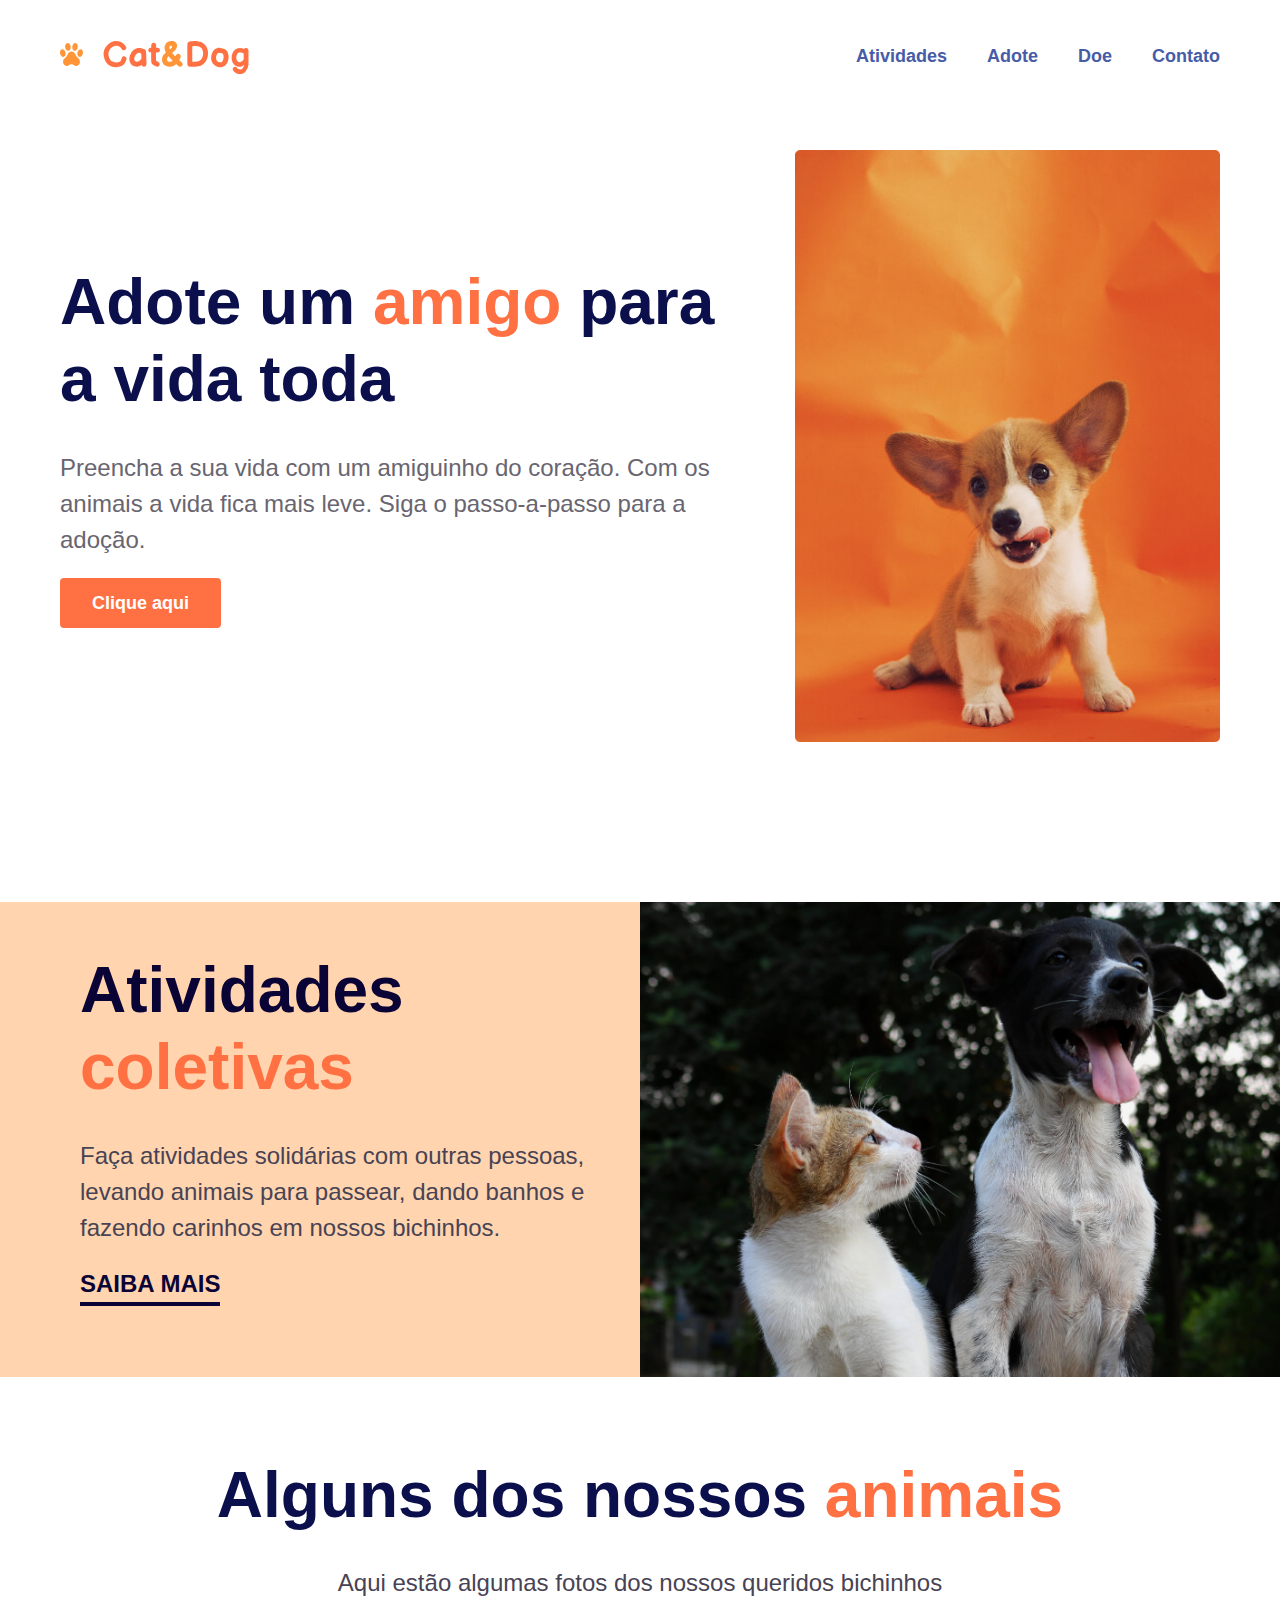
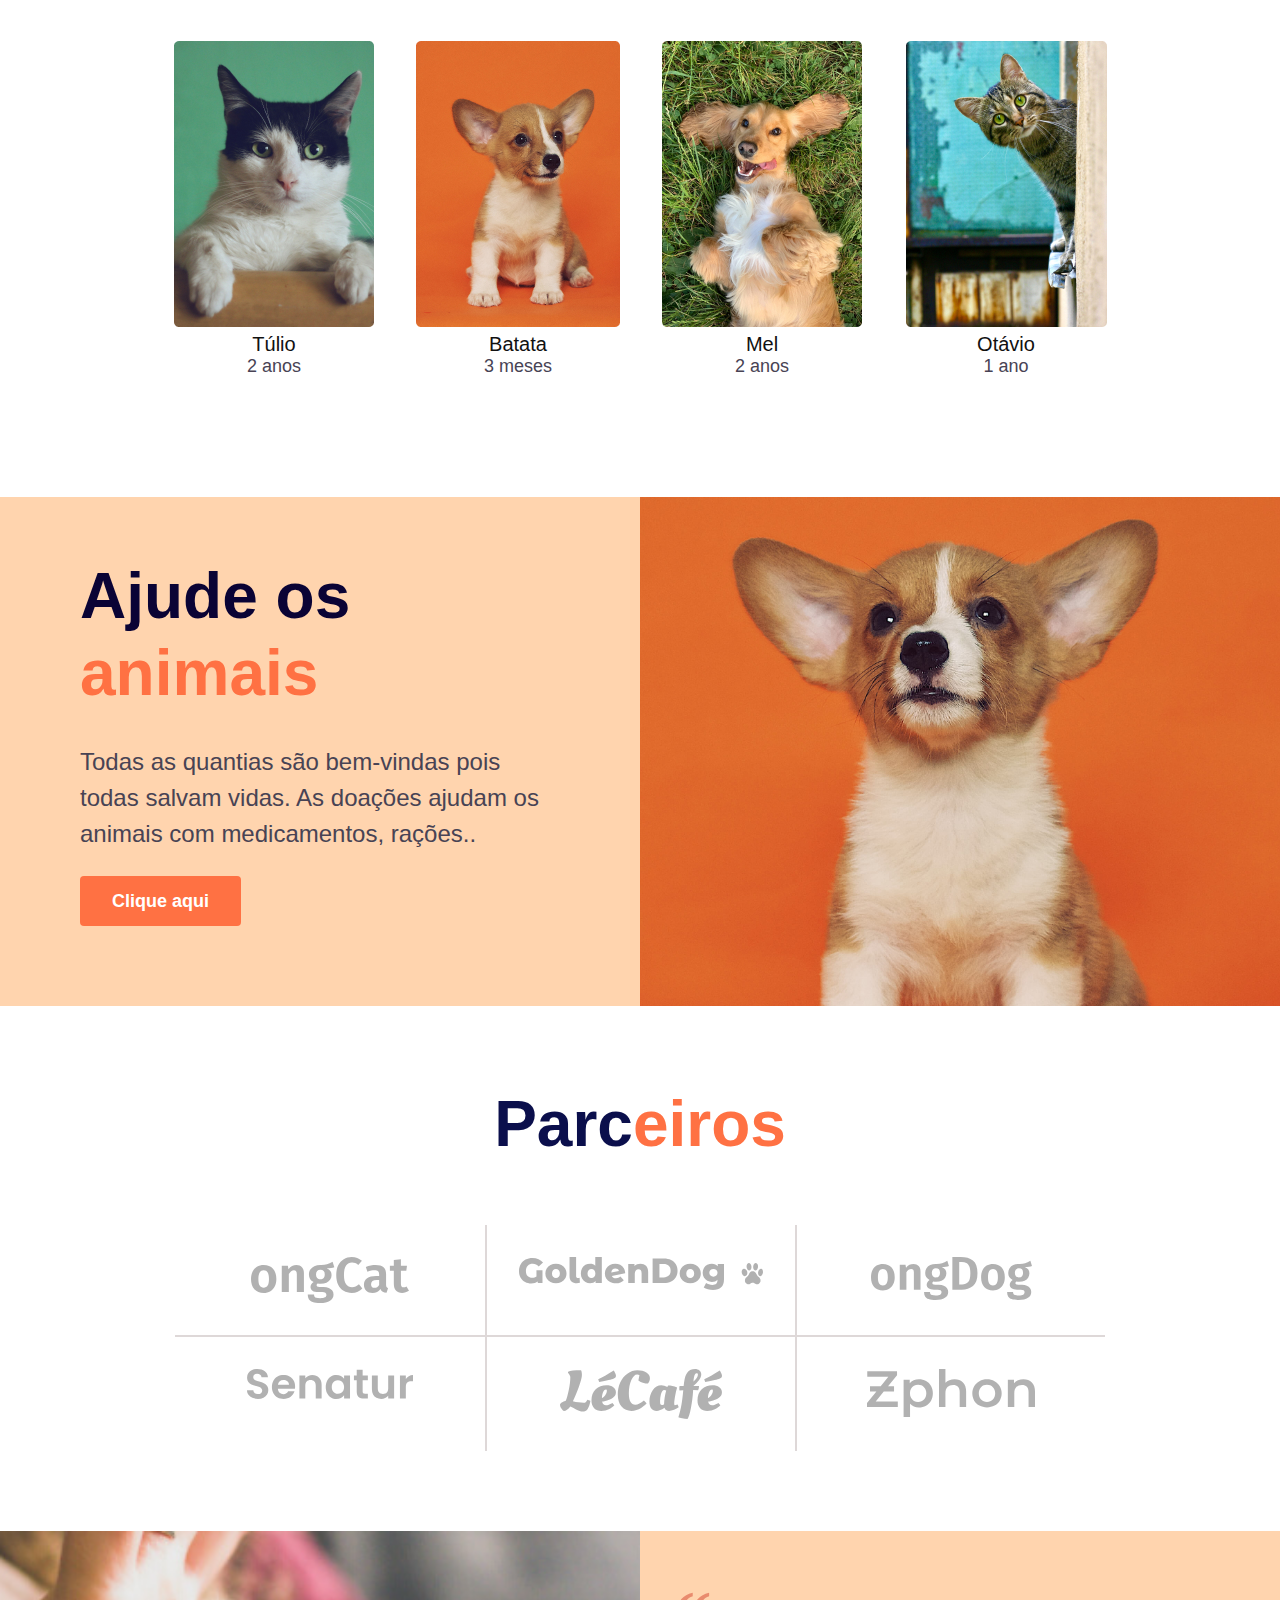
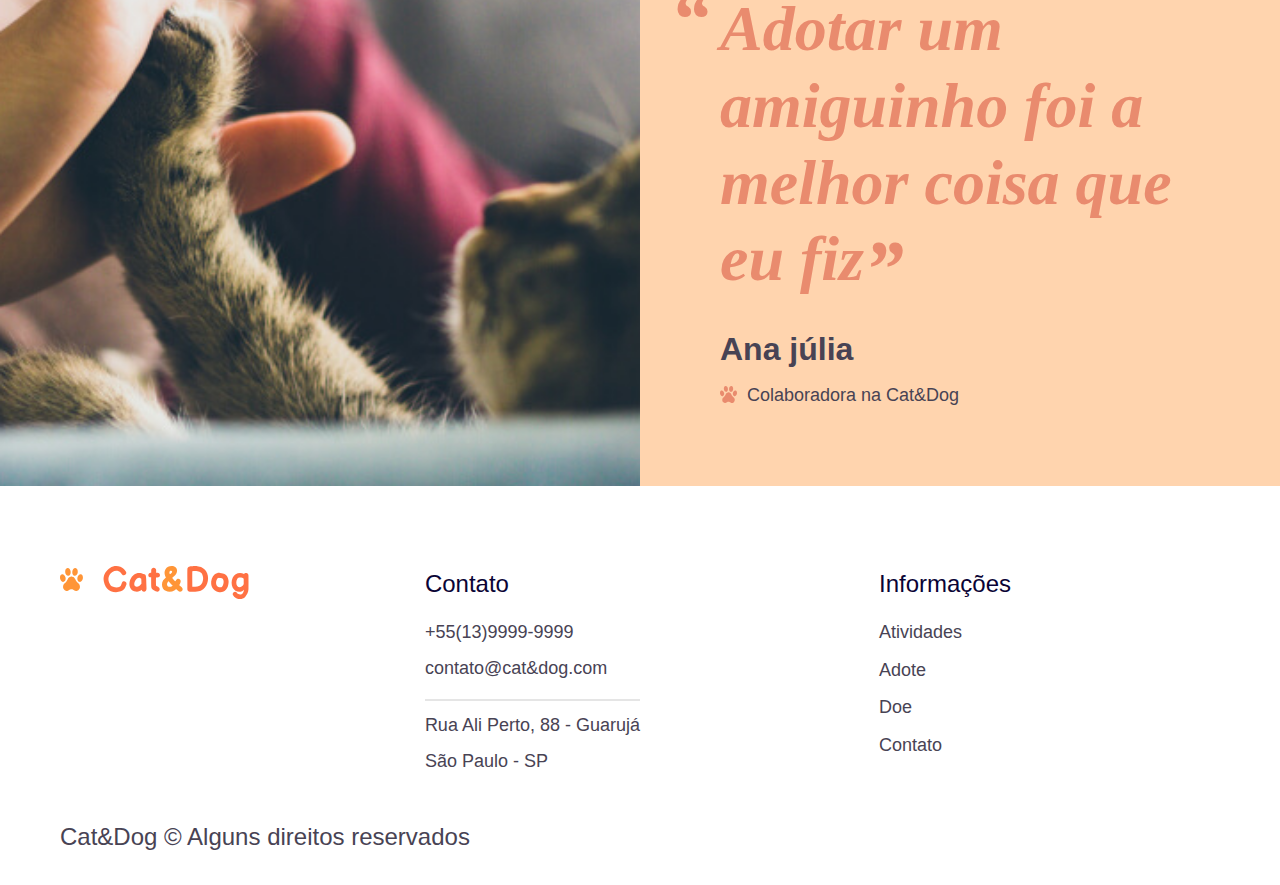
<file: index.html>
<!DOCTYPE html>
<html lang="en">

<head>
    <meta charset="UTF-8">
    <meta http-equiv="X-UA-Compatible" content="IE=edge">
    <meta name="viewport" content="width=device-width, initial-scale=1.0">
    <link rel="shortcut icon" href="./icon.svg" type="image/x-icon">

    <link rel="stylesheet" href="./css/style.min.css">
    <title>Cat& Dog | Página Inicial</title>
</head>

<body id="paginaInicial">

    <header class="header container js-scroll ">
        <a href="./index.html"><img src="./cat-dog.svg" alt="Cat&Dog"></a>

        <nav id="nav">

            <button id="btn-mobile" aria-label="Abrir Menu" aria-haspopup="true" aria-controls="menu" aria-expanded="false">
                <span id="hamburger"></span>
            </button>

            <ul id="header-menu" role="menu" class="font-1-xs-mb cor-1" aria-label="Menu primáro">
                <li><a href="./atividades.html">Atividades</a></li>
                <li><a href="./adocao.html">Adote</a></li>
                <li><a href="./doacao">Doe</a></li>
                <li><a href="./contato.html">Contato</a></li>
            </ul>
        </nav>
    </header>


    <main class="animais-intro container js-scroll ">

        <div class="animais-intro-conteudo">
            <h1 class="font-1-xxl cor-2">Adote um <span class="cor-8">amigo</span> para a vida toda</h1>
            <p class="font-1-xl cor-4">Preencha a sua vida com um amiguinho do coração. Com os animais a vida fica mais leve. Siga o passo-a-passo para a adoção.
            </p>

            <a class="botao" href="./adocao.html">Clique aqui</a>
        </div>

        <div class="animais-intro-imagem">
            <picture>
                <source media="(max-width: 800px)" srcset="./img/home/dog-home-c.jpg">
                <img src="./img/home/dog-home.jpg" alt="Cachorrinho fofo" width="422" height="588">
            </picture>
        </div>
    </main>

    <article class="atividades-home ">

        <div class="atividades-home-conteudo ">

            <h2 class="font-1-xxl cor-3">Atividades <span class="cor-8">coletivas</span></h2>
            <p class="font-1-xl cor-5">Faça atividades solidárias com outras pessoas, levando animais para passear, dando banhos e fazendo carinhos em nossos bichinhos.</p>

            <a class="botao-link" href="./atividades.html">Saiba mais</a>
        </div>

        <div>
            <picture>
                <source media="(max-width: 600px)" srcset="./img/home/cat&dog-home-c.jpg">
                <img src="./img/home/cat&dog-home.jpg" width="" alt="Carhorro e gato">
            </picture>
        </div>

    </article>



    <section class="lista-animais-home container js-scroll ">

        <div>
            <h2 class="font-1-xxl cor-2">Alguns dos nossos <span class="cor-8">animais</span></h2>
            <p class="font-1-xl cor-5">Aqui estão algumas fotos dos nossos queridos bichinhos</p>
        </div>

        <div class="lista">
            <ul>
                <li>
                    <img src="./img/home/filhotinhos/tulio.jpg" width="200" height="286" alt="Gatinho Otávio">
                    <h3 class="font-2-x2m"> Túlio<span class="font-2-x2r cor-5">2 anos</span></h3>
                </li>

                <li>
                    <img src="./img/home/filhotinhos//batata.jpg" width="204" height="286" alt="Cachorrinho Batata">
                    <h3 class="font-2-x2m">
                        Batata<span class=" font-2-x2r cor-5 ">3 meses</span>
                    </h3>
                </li>

                <li>
                    <img src=".//img/home/filhotinhos/mel.jpg" width="200" height="286" alt="Cachorrinha Mel ">
                    <h3 class="font-2-x2m "> Mel<span class=" font-2-x2r cor-5 ">2 anos</span></h3>
                </li>

                <li>
                    <img src="./img/home/filhotinhos/otavio.jpg" width="201" height="286" alt="Gatinho otávio">
                    <h3 class="font-2-x2m "> Otávio<span class=" font-2-x2r cor-5 ">1 ano</span></h3>
                </li>
            </ul>
        </div>

    </section>

    <article class="doacao-home">

        <div class="doacao-home-conteudo ">

            <h2 class="font-1-xxl cor-3">Ajude os <span class="cor-8">animais</span></h2>
            <p class="font-1-xl cor-5">Todas as quantias são bem-vindas pois todas salvam vidas. As doações ajudam os animais com medicamentos, rações..</p>

            <a class="botao" href="./doacao.html">Clique aqui</a>
        </div>


        <div>
            <picture>
                <source media="(max-width: 600px)" srcset="./img/home/dog-home-c2.jpg">
                <img src="./img/home/dog-home2.jpg" width="1865" height="1470" alt="Carhorro e gato">
            </picture>
        </div>

    </article>



    <section class="parceiros-home container js-scroll ">
        <h2 class="font-1-xxl cor-2">Parc<span class="cor-8">eiros</span></h2>

        <div class="lista-parceiros">
            <ul>
                <li><img src="./img/home/parceiros/ongCat.svg" width="158" height="46" alt="Instituto ongCat"></li>
                <li><img src="./img/home/parceiros/goldenDog.svg" width="244" height="33" alt="Instituto goldenDog"></li>
                <li><img src="./img/home/parceiros/ongDog.svg" width="161" height="43" alt="Instituto ongDog"></li>
                <li><img src="./img/home/parceiros/se.svg" width="166" height="30" alt="Instituto Senatur"></li>
                <li><img src="./img/home/parceiros/LéCafé.svg" width="162" height="50" alt="Instituto LéCafé"></li>
                <li><img src="./img/home/parceiros/Zphon.svg" width="168" height="48" alt="Instituto Zphon"></li>
            </ul>
        </div>
    </section>

    <section class="depoimento-home">

        <div>
            <img src="./img/home/catt.jpg" width="495" height="463" alt="Dona do pet e seu pet">


        </div>

        <div class="depoimento-home-conteudo">

            <blockquote>
                <p class="font-1xxlC cor-7">Adotar um amiguinho foi a melhor coisa que eu fiz</p>
                <h3 class="font-2-xxl cor-5">Ana júlia</h3>
                <span class="font-1-xs cor-5">Colaboradora na Cat&Dog</span>
            </blockquote>

        </div>

    </section>

    <footer class="footer-bg ">

        <div class="footer container js-scroll ">
            <div>
                <a href="./index.html">
                    <img src="./cat-dog.svg" width="189" height="33" alt="Cat&Dog">
                </a>
            </div>

            <div class="footer-contato">
                <h3 class="font-1-xl-b cor-3">Contato</h3>
                <ul class="font-1-xs cor-5 ">
                    <li><a href="tel:+55(13)9999-9999">+55(13)9999-9999</a></li>
                    <li><a href="mailto:contato@cat&dog.com">contato@cat&dog.com</a></li>
                    <li>Rua Ali Perto, 88 - Guarujá</li>
                    <li>São Paulo - SP</li>
                </ul>
            </div>


            <div class="footer-menu">
                <h3 class="font-1-xl-b cor-3">Informações</h3>
                <ul class="font-1-xs cor-5 ">
                    <li><a href="./atividades.html">Atividades</a></li>
                    <li><a href="./adocao.html">Adote</a></li>
                    <li><a href="./doacao.html">Doe</a></li>
                    <li><a href="./contato.html">Contato</a></li>
                </ul>
            </div>

        </div>

        <p class="p-copy font-1-xl cor-5 container  ">Cat&Dog &copy; Alguns direitos reservados</p>
    </footer>

    <script src="./js/script.js"></script>

</body>

</html>
</file>
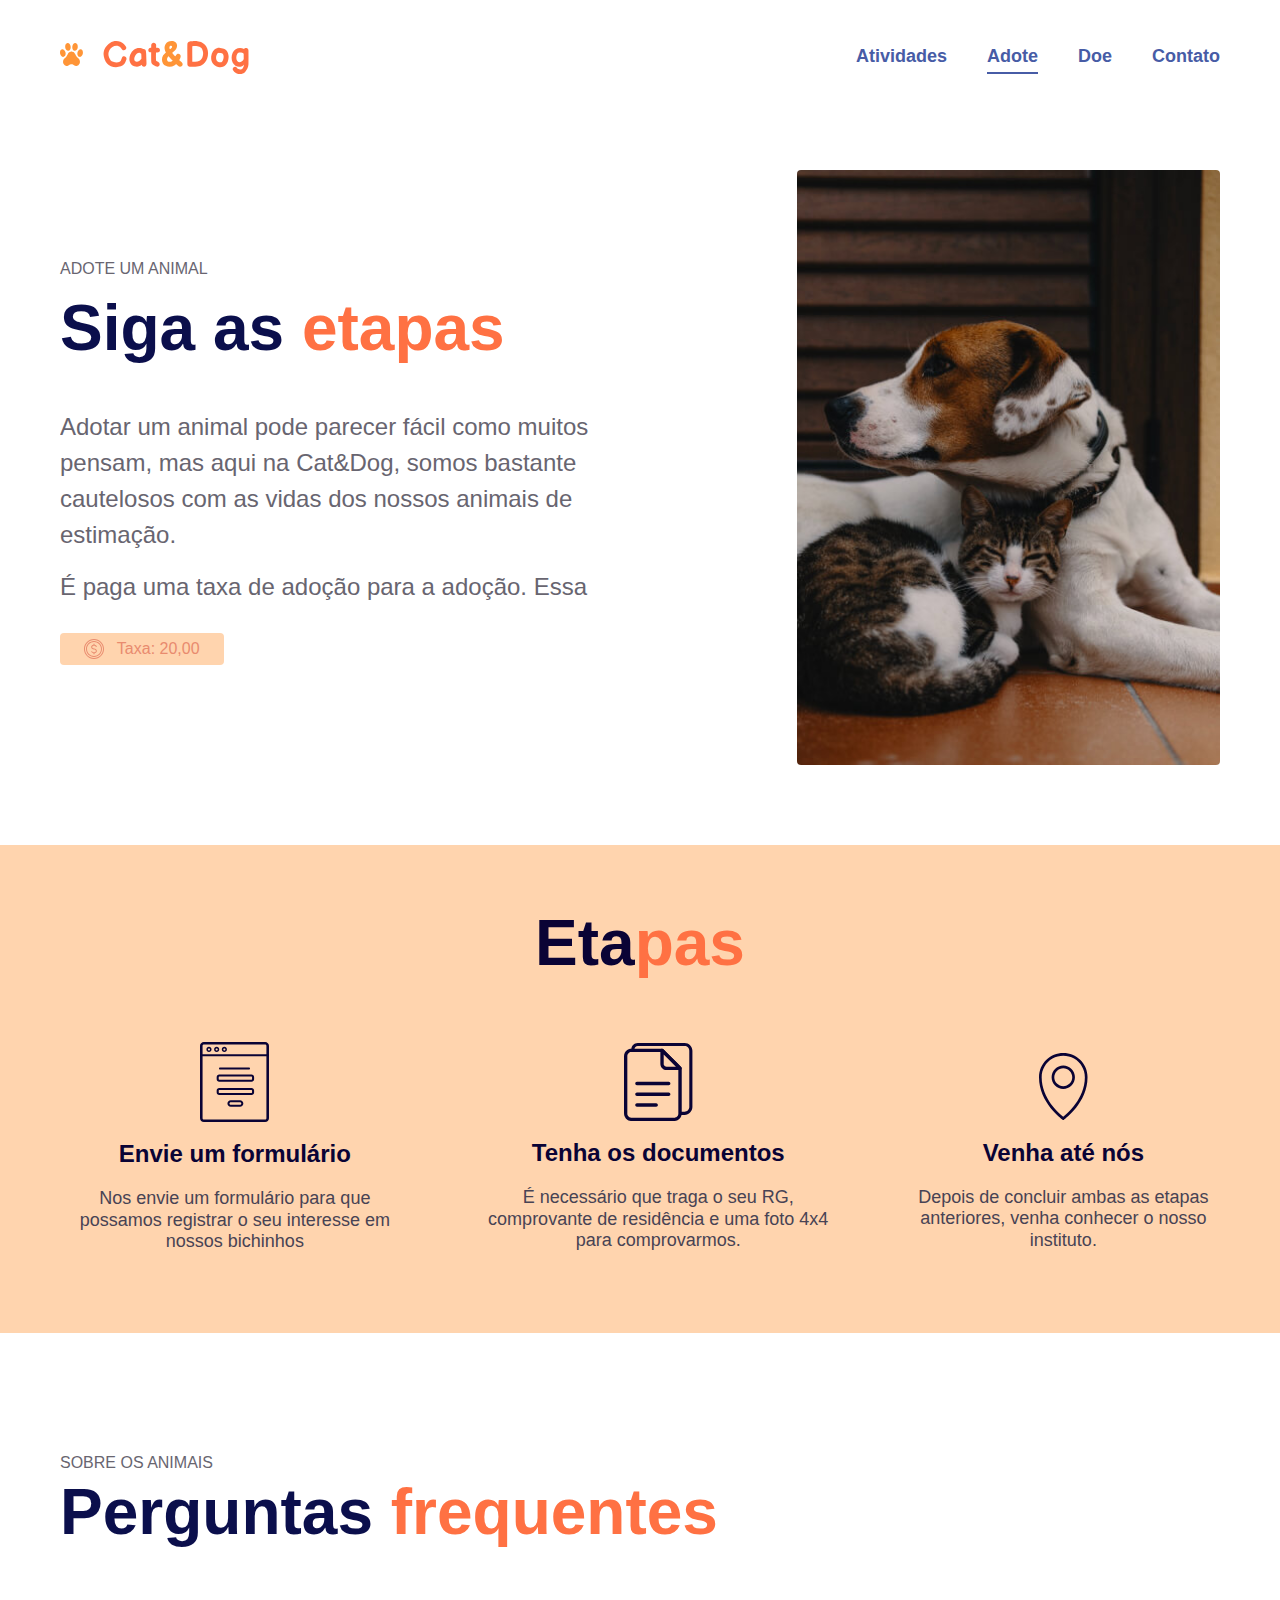
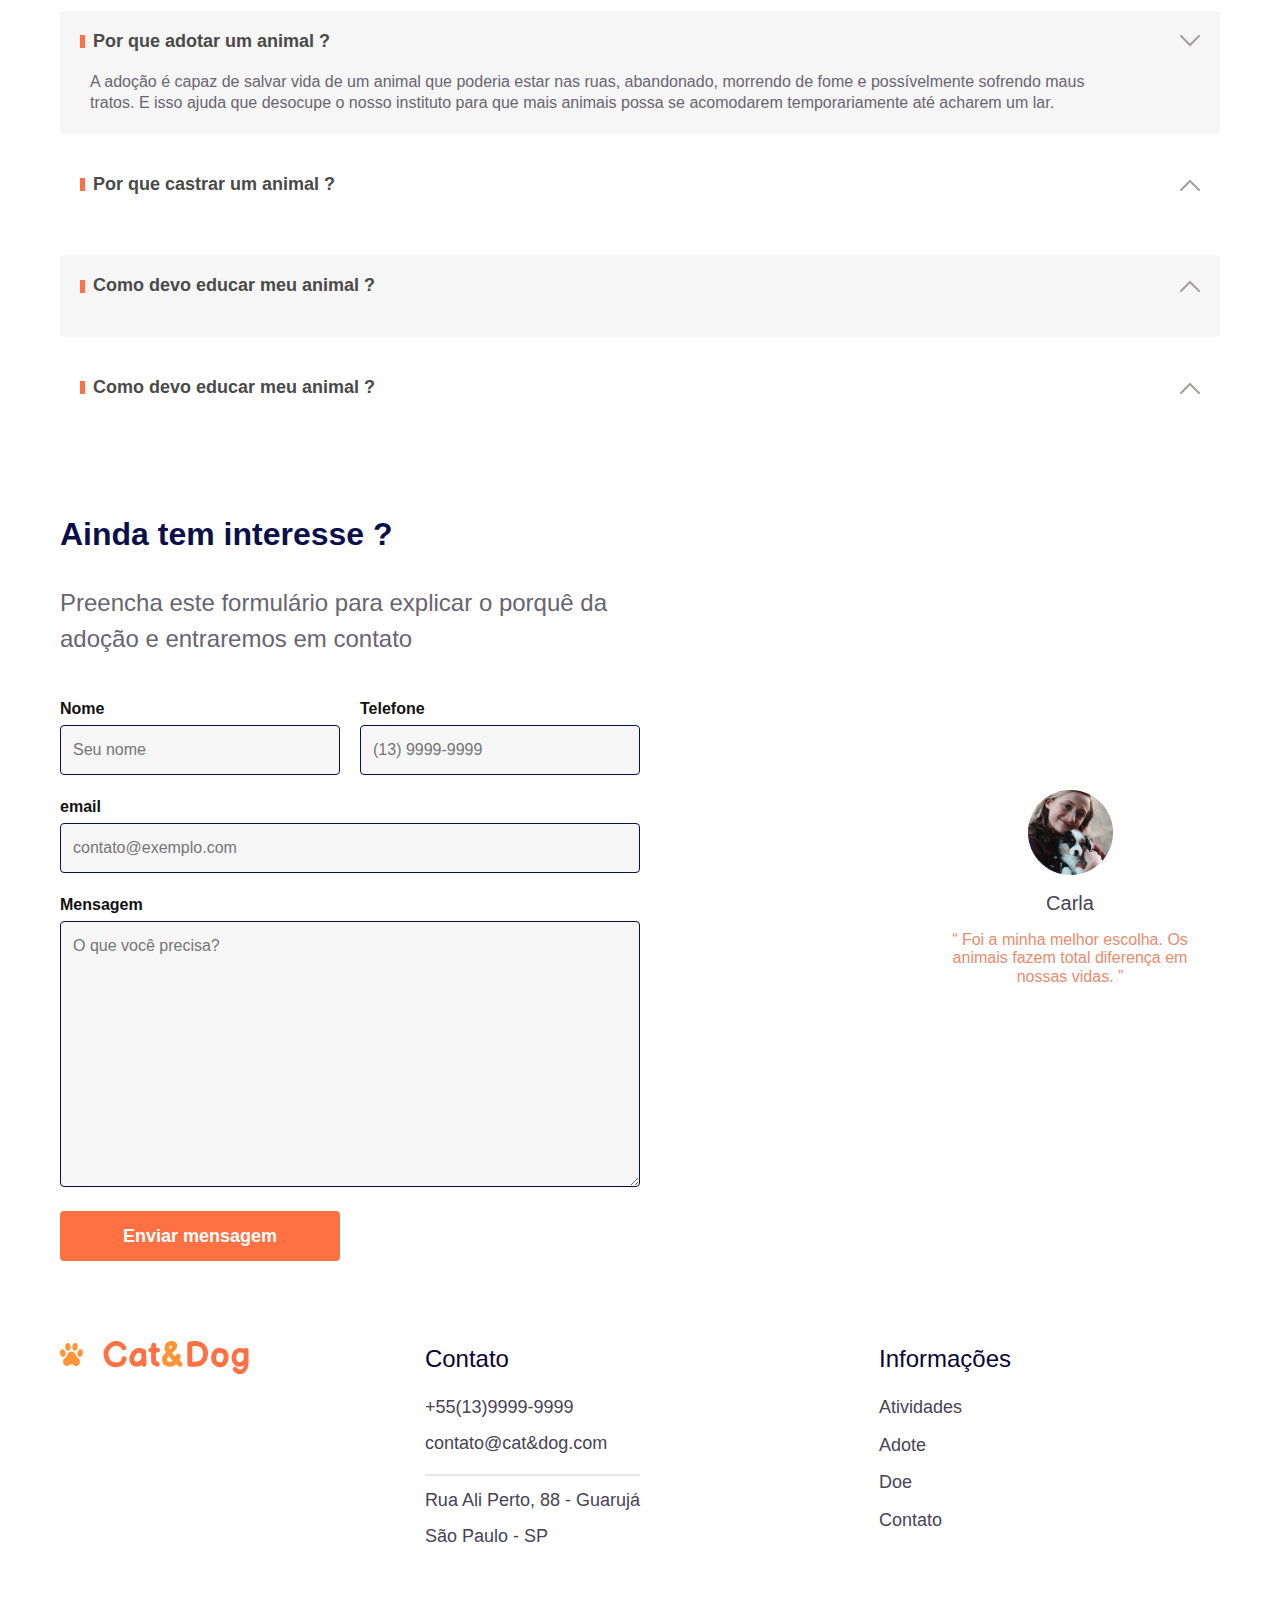
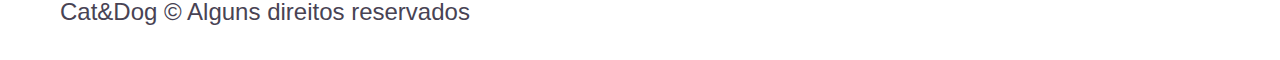
<file: adocao.html>
<!DOCTYPE html>
<html lang="en">

<head>
    <meta charset="UTF-8">
    <meta http-equiv="X-UA-Compatible" content="IE=edge">
    <meta name="viewport" content="width=device-width, initial-scale=1.0">
    <link rel="stylesheet" href="./css/style.min.css">
    <title>Cat&Dog | Adoção </title>
</head>

<body id="adocao">

    <header class="header container js-scroll  ">
        <a href="./index.html"><img src="./cat-dog.svg" alt="Cat&Dog"></a>

        <nav id="nav">

            <button id="btn-mobile" aria-label="Abrir Menu" aria-haspopup="true" aria-controls="menu" aria-expanded="false">
                <span id="hamburger"></span>
            </button>

            <ul id="header-menu" role="menu" class="font-1-xs-mb cor-1" aria-label="Menu primáro">
                <li><a href="./atividades.html">Atividades</a></li>
                <li><a href="./adocao.html">Adote</a></li>
                <li><a href="./doacao.html">Doe</a></li>
                <li><a href="./contato.html">Contato</a></li>
            </ul>
        </nav>
    </header>

    <main class="adocao container js-scroll  ">

        <div class="adocao-conteudo">

            <span class="font-3-rm cor-4">Adote um animal</span>
            <h1 class="font-1-xxl cor-2">Siga as <span class="cor-8">etapas</span></h1>

            <div>
                <ul class="adocao-texto font-1-xl cor-4">
                    <li>Adotar um animal pode parecer fácil como muitos pensam, mas aqui na Cat&Dog, somos bastante cautelosos com as vidas dos nossos animais de estimação.</li>
                    <li>
                        É paga uma taxa de adoção para a adoção. Essa taxa é utilizada em mantimentos, remédios e até mesmo doamos para outras instituições.
                    </li>
                    <li>
                        É paga uma taxa de adoção para a adoção. Essa taxa é utilizada em mantimentos, remédios e até mesmo doamos para outras instituições.
                    </li>
                </ul>
            </div>


            <span class="detalhe-preco font-3-u"><img src="./img/adocao/icones/cifrao.svg" width="20" height="20" alt=""> Taxa: 20,00</span>

        </div>

        <div>
            <picture>
                <source media="(max-width:800px)" srcset="./img/adocao/cat-dog-c.jpg">
                <img src=" ./img/adocao/cat-dog.jpg " alt="Gato e Cachorro ">
            </picture>
        </div>
    </main>


    <section class="passos-bg">

        <div class="passos container js-scroll  ">

            <h2 class="font-1-xxl cor-3">Eta<span class="cor-8">pas</span></h2>


            <ul class="lista-passos">
                <li>
                    <img src="./img/adocao/icones/form.svg" width="69" height="80" alt="">
                    <h3 class="font-1-xl-p-m cor-3">Envie um formulário</h3>
                    <p class="font-1-xs cor-5"> Nos envie um formulário para que possamos registrar o seu interesse em nossos bichinhos</p>
                </li>

                <li>
                    <img src="./img/adocao/icones/docum.svg" width="69" height="78" alt="">
                    <h3 class="font-1-xl-p-m cor-3">Tenha os documentos</h3>
                    <p class="font-1-xs cor-5"> É necessário que traga o seu RG, comprovante de residência e uma foto 4x4 para comprovarmos. </p>
                </li>

                <li>
                    <img src="./img/adocao/icones/local.svg" width="49" height="67" alt="">
                    <h3 class="font-1-xl-p-m cor-3">Venha até nós</h3>
                    <p class="font-1-xs cor-5"> Depois de concluir ambas as etapas anteriores, venha conhecer o nosso instituto.</p>
                </li>

            </ul>
        </div>

    </section>


    <article class="perguntas-freq container js-scroll  ">
        <span class="font-3-rm cor-4">Sobre os animais</span>
        <h2 class="font-1-xxl cor-2">Perguntas <span class="cor-8">frequentes</span></h2>

        <div class="perguntas-conteudo js-accordion">
            <dl>
                <div>
                    <dt class="font-2-x2r-m cor-9">Por que adotar um animal ? </dt>
                    <dd class="font-3-xs cor-4">A adoção é capaz de salvar vida de um animal que poderia estar nas ruas, abandonado, morrendo de fome e possívelmente sofrendo maus tratos. E isso ajuda que desocupe o nosso instituto para que mais animais possa se acomodarem temporariamente
                        até acharem um lar.</dd>
                </div>

                <div>
                    <dt class="font-2-x2r-m cor-9">Por que castrar um animal ? </dt>
                    <dd class="font-3-xs cor-4">A adoção é capaz de salvar vida de um animal que poderia estar nas ruas, abandonado, morrendo de fome e possívelmente sofrendo maus tratos. E isso ajuda que desocupe o nosso instituto para que mais animais possa se acomodarem temporariamente
                        até acharem um lar.</dd>
                </div>

                <div>
                    <dt class="font-2-x2r-m cor-9">Como devo educar meu animal ? </dt>
                    <dd class="font-3-xs cor-4">A adoção é capaz de salvar vida de um animal que poderia estar nas ruas, abandonado, morrendo de fome e possívelmente sofrendo maus tratos. E isso ajuda que desocupe o nosso instituto para que mais animais possa se acomodarem temporariamente
                        até acharem um lar.</dd>
                </div>
                <div>
                    <dt class="font-2-x2r-m cor-9">Como devo educar meu animal ? </dt>
                    <dd class="font-3-xs cor-4">A adoção é capaz de salvar vida de um animal que poderia estar nas ruas, abandonado, morrendo de fome e possívelmente sofrendo maus tratos. E isso ajuda que desocupe o nosso instituto para que mais animais possa se acomodarem temporariamente
                        até acharem um lar.</dd>
                </div>
            </dl>
        </div>
    </article>

    <section class="formulario container js-scroll  ">

        <div class="formulario-conteudo">
            <div class="formulario-texto">
                <h2 class="font-2-xxl cor-2">Ainda tem interesse ?</h2>
                <p class="font-1-xl cor-4">Preencha este formulário para explicar o porquê da adoção e entraremos em contato</p>
            </div>

            <form class="form" action="./contato.html">

                <div>
                    <label for="nome">Nome</label>
                    <input type="text" id="nome" name="nome" placeholder="Seu nome">
                </div>

                <div>
                    <label for="telefone">Telefone</label>
                    <input type="tel" id="telefone" name="telefone" placeholder="(13) 9999-9999">
                </div>

                <div class="col-2">
                    <label for="email">email</label>
                    <input type="email" id="email" name="email" placeholder="contato@exemplo.com">
                </div>

                <div class="col-2">
                    <label for="mensagem">Mensagem</label>
                    <textarea name="mensagem" id="" cols="30" rows="10" placeholder="O que você precisa? "></textarea>
                </div>

                <!-- Button quando se tratar de formulário -->
                <button class="botao ">Enviar mensagem</button>

            </form>

        </div>

        <div class="comentario-adocao">
            <blockquote>
                <div>
                    <img src="./img/adocao/carla.png" alt="">
                    <h3 class="font-2-x2m cor-5">Carla</h3>
                </div>

                <p class="font-3-u ">“ Foi a minha melhor escolha. Os animais fazem total diferença em nossas vidas. ”</p>


            </blockquote>
        </div>



    </section>

    <footer class="footer-bg ">

        <div class="footer container js-scroll   ">
            <div>
                <a href="./index.html ">
                    <img src="./cat-dog.svg " alt="Cat&Dog ">
                </a>
            </div>

            <div class="footer-contato ">
                <h3 class="font-1-xl-b cor-3 ">Contato</h3>
                <ul class="font-1-xs cor-5 ">
                    <li><a href="tel:+55(13)9999-9999 ">+55(13)9999-9999</a></li>
                    <li><a href="mailto:contato@cat&dog.com ">contato@cat&dog.com</a></li>
                    <li>Rua Ali Perto, 88 - Guarujá</li>
                    <li>São Paulo - SP</li>
                </ul>
            </div>


            <div class="footer-menu ">
                <h3 class="font-1-xl-b cor-3 ">Informações</h3>
                <ul class="font-1-xs cor-5 ">
                    <li><a href="./atividades.html">Atividades</a></li>
                    <li><a href="./adocao.html">Adote</a></li>
                    <li><a href="./doacao.html">Doe</a></li>
                    <li><a href="./contato.html">Contato</a></li>
                </ul>
            </div>

        </div>

        <p class="p-copy font-1-xl cor-5 container js-scroll   ">Cat&Dog &copy; Alguns direitos reservados</p>
    </footer>

    <script src="./js/script.js"></script>
</body>

</html>
</file>
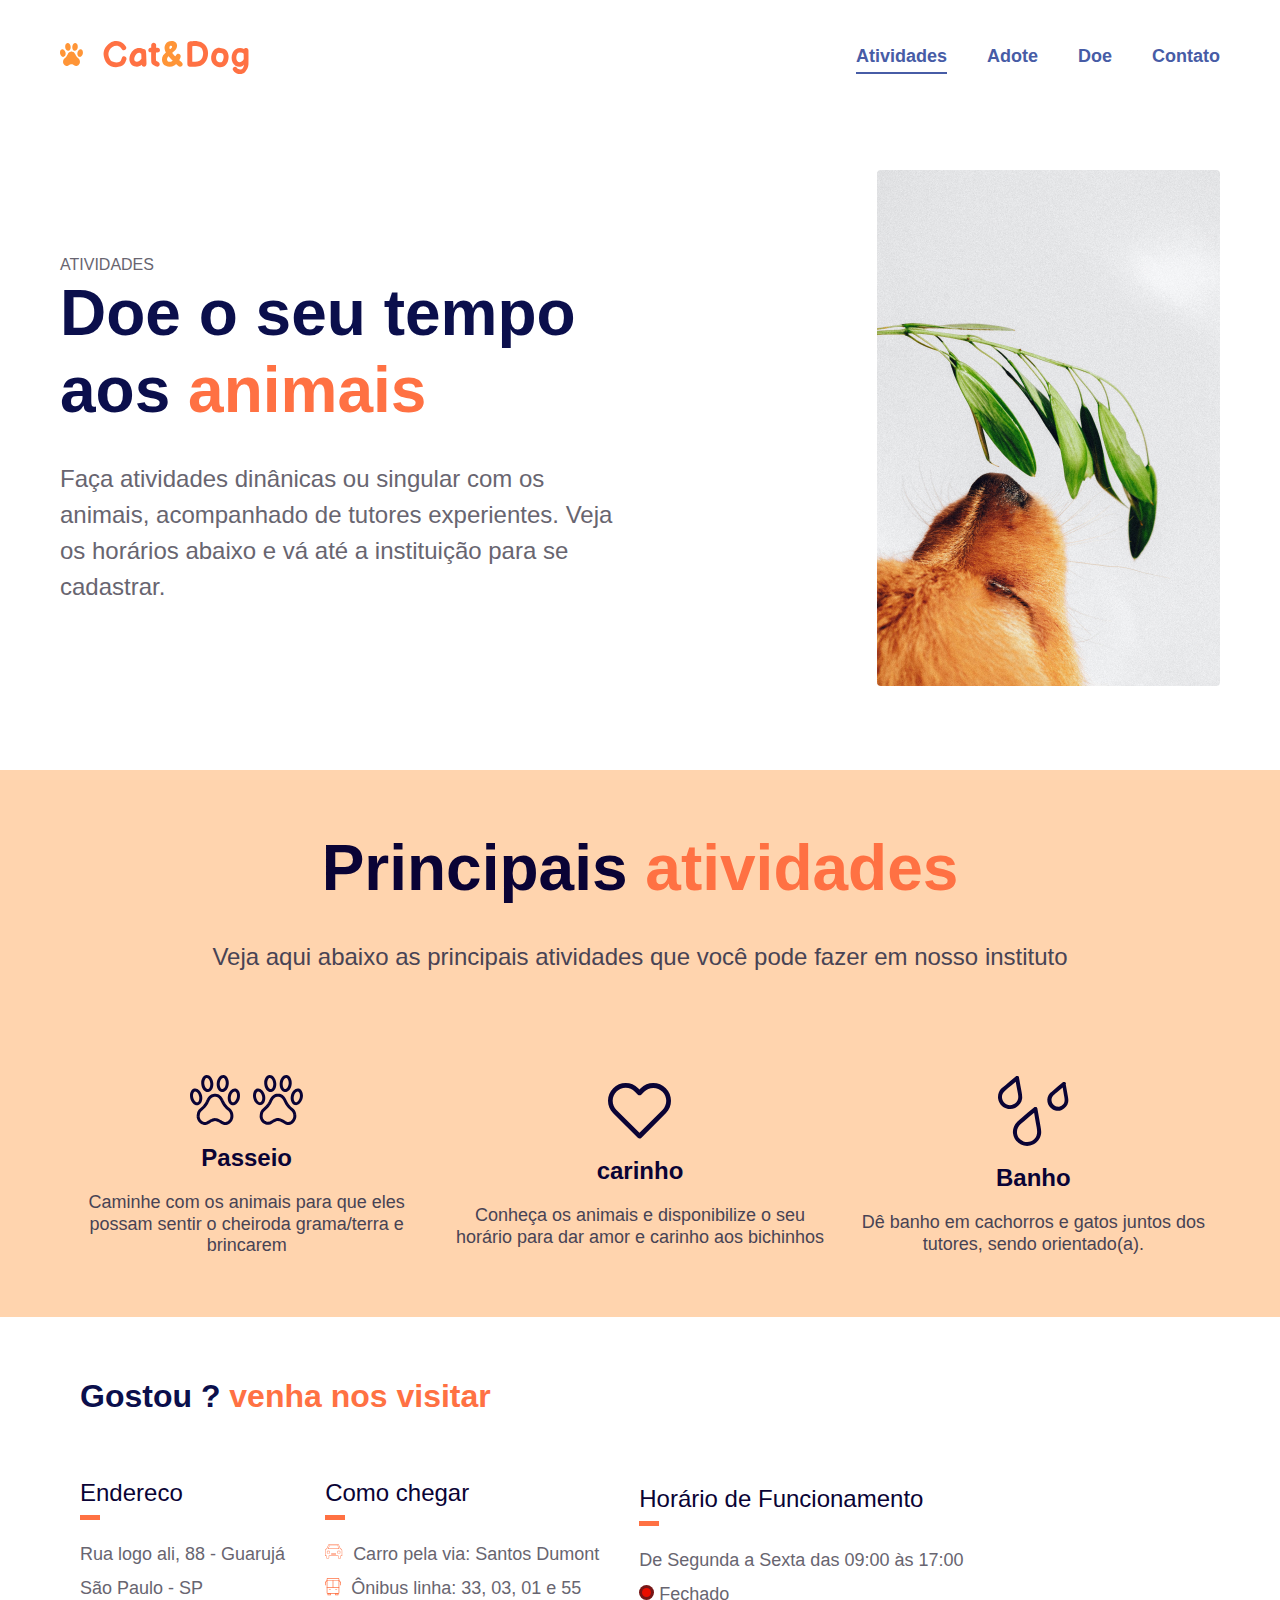
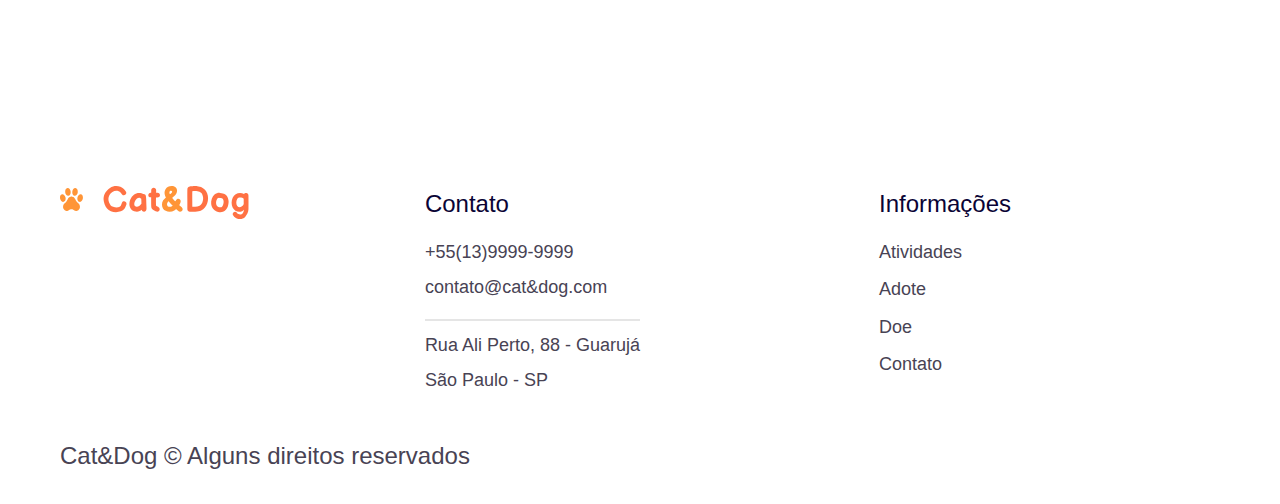
<file: atividades.html>
<!DOCTYPE html>
<html lang="en">

<head>
    <meta charset="UTF-8">
    <meta http-equiv="X-UA-Compatible" content="IE=edge">
    <meta name="viewport" content="width=device-width, initial-scale=1.0">
    <link rel="shortcut icon" href="./icon.svg" type="image/x-icon">
    <link rel="stylesheet" href="./css/style.min.css">
    <title>Cat& Dog | Atividades </title>
</head>

<body id="paginaInicial">

    <header class="header container js-scroll ">
        <a href="./index.html"><img src="./cat-dog.svg" alt="Cat&Dog"></a>

        <nav id="nav">

            <button id="btn-mobile" aria-label="Abrir Menu" aria-haspopup="true" aria-controls="menu" aria-expanded="false">
                <span id="hamburger"></span>
            </button>

            <ul id="header-menu" role="menu" class="font-1-xs-mb cor-1" aria-label="Menu primáro">
                <li><a href="./atividades.html">Atividades</a></li>
                <li><a href="./adocao.html">Adote</a></li>
                <li><a href="./doacao.html">Doe</a></li>
                <li><a href="./contato.html">Contato</a></li>
            </ul>
        </nav>
    </header>


    <main class="atividades container">
        <div class="atividades-conteudo-intro">
            <span class="font-3-rm cor-4">Atividades</span>
            <h1 class="font-1-xxl cor-2">Doe o seu tempo aos <span class="cor-8">animais</span></h1>
            <p class="font-1-xl cor-4">Faça atividades dinânicas ou singular com os animais, acompanhado de tutores experientes. Veja os horários abaixo e vá até a instituição para se cadastrar.</p>
        </div>

        <div>
            <img src="./img/atividades/dog-atividades.jpg" width="343" height="516" alt="">
        </div>
    </main>


    <section class="atividades-bg">
        <div class="atividades-cont container">
            <div class="atividades-conteudo">
                <h2 class="font-1-xxl cor-3">Principais <span class="cor-8">atividades</span></h2>
                <p class="font-1-xl cor-5">Veja aqui abaixo as principais atividades que você pode fazer em nosso instituto</p>
            </div>

            <ul class="atividade-lista">
                <li>
                    <img src="./img/atividades/icons/patinhas.svg" width="113" height="51" alt="">
                    <h3 class="font-1-xl-p-m cor-3">Passeio</h3>
                    <p class="font-1-xs cor-5">Caminhe com os animais para que eles possam sentir o cheiroda grama/terra e brincarem</p>
                </li>

                <li>
                    <img src="./img/atividades/icons/coracao.svg" width="63" height="56" alt="">
                    <h3 class="font-1-xl-p-m cor-3">carinho</h3>
                    <p class="font-1-xs cor-5">Conheça os animais e disponibilize o seu horário para dar amor e carinho aos bichinhos</p>
                </li>

                <li>
                    <img src="./img/atividades/icons/gotas.svg" width="71" height="70" alt="">
                    <h3 class="font-1-xl-p-m cor-3">Banho</h3>
                    <p class="font-1-xs cor-5">Dê banho em cachorros e gatos juntos dos tutores, sendo orientado(a).</p>
                </li>
            </ul>
        </div>
    </section>


    <section class="info container">
        <h2 class="font-2-xxl cor-2">Gostou ? <span class="cor-8">venha nos visitar</span></h2>

        <div class="lista-info">
            <ul class="font-1-xs cor-4">

                <li>
                    <h3 class="font-1-xl-b cor-3">Endereco</h3>
                    <p> Rua logo ali, 88 - Guarujá</p>
                    <p>São Paulo - SP</p>
                </li>

                <li>
                    <h3 class=" font-1-xl-b cor-3 ">Como chegar</h3>
                    <p> <img src="./img/atividades/icons/carro.svg" alt="" width="18" height="15"> Carro pela via: Santos Dumont</p>

                    <p><img src="./img/atividades/icons/onibus.svg" width="16" height="18" alt="">Ônibus linha: 33, 03, 01 e 55</p>
                </li>

                <li>
                    <h3 class="font-1-xl-b cor-3 ">Horário de Funcionamento</h3>
                    <p>De Segunda a Sexta das 09:00 às 17:00</p>
                    <div class="">
                        <img class="dec" src="./img/atividades/icons/dec-aberto.svg" width="15" height="15" alt="">
                        <span class="textoDec"></span>
                    </div>
                </li>
            </ul>
        </div>
    </section>

    <footer class=" footer-bg ">

        <div class=" footer container js-scroll ">
            <div>
                <a href=" ./index.html ">
                    <img src=" ./cat-dog.svg " alt=" Cat&Dog ">
                </a>
            </div>

            <div class=" footer-contato ">
                <h3 class=" font-1-xl-b cor-3 ">Contato</h3>
                <ul class=" font-1-xs cor-5 ">
                    <li><a href=" tel:+55(13)9999-9999 ">+55(13)9999-9999</a></li>
                    <li><a href=" mailto:contato@cat&dog.com ">contato@cat&dog.com</a></li>
                    <li>Rua Ali Perto, 88 - Guarujá</li>
                    <li>São Paulo - SP</li>
                </ul>
            </div>


            <div class=" footer-menu ">
                <h3 class=" font-1-xl-b cor-3 ">Informações</h3>
                <ul class=" font-1-xs cor-5 ">
                    <li><a href="./atividades.html">Atividades</a></li>
                    <li><a href="./adocao.html">Adote</a></li>
                    <li><a href="./doacao.html">Doe</a></li>
                    <li><a href="./contato.html">Contato</a></li>
                </ul>
            </div>

        </div>

        <p class=" p-copy font-1-xl cor-5 container ">Cat&Dog &copy; Alguns direitos reservados</p>
    </footer>

    <script src=" ./js/script.js "></script>

</body>

</html>
</file>
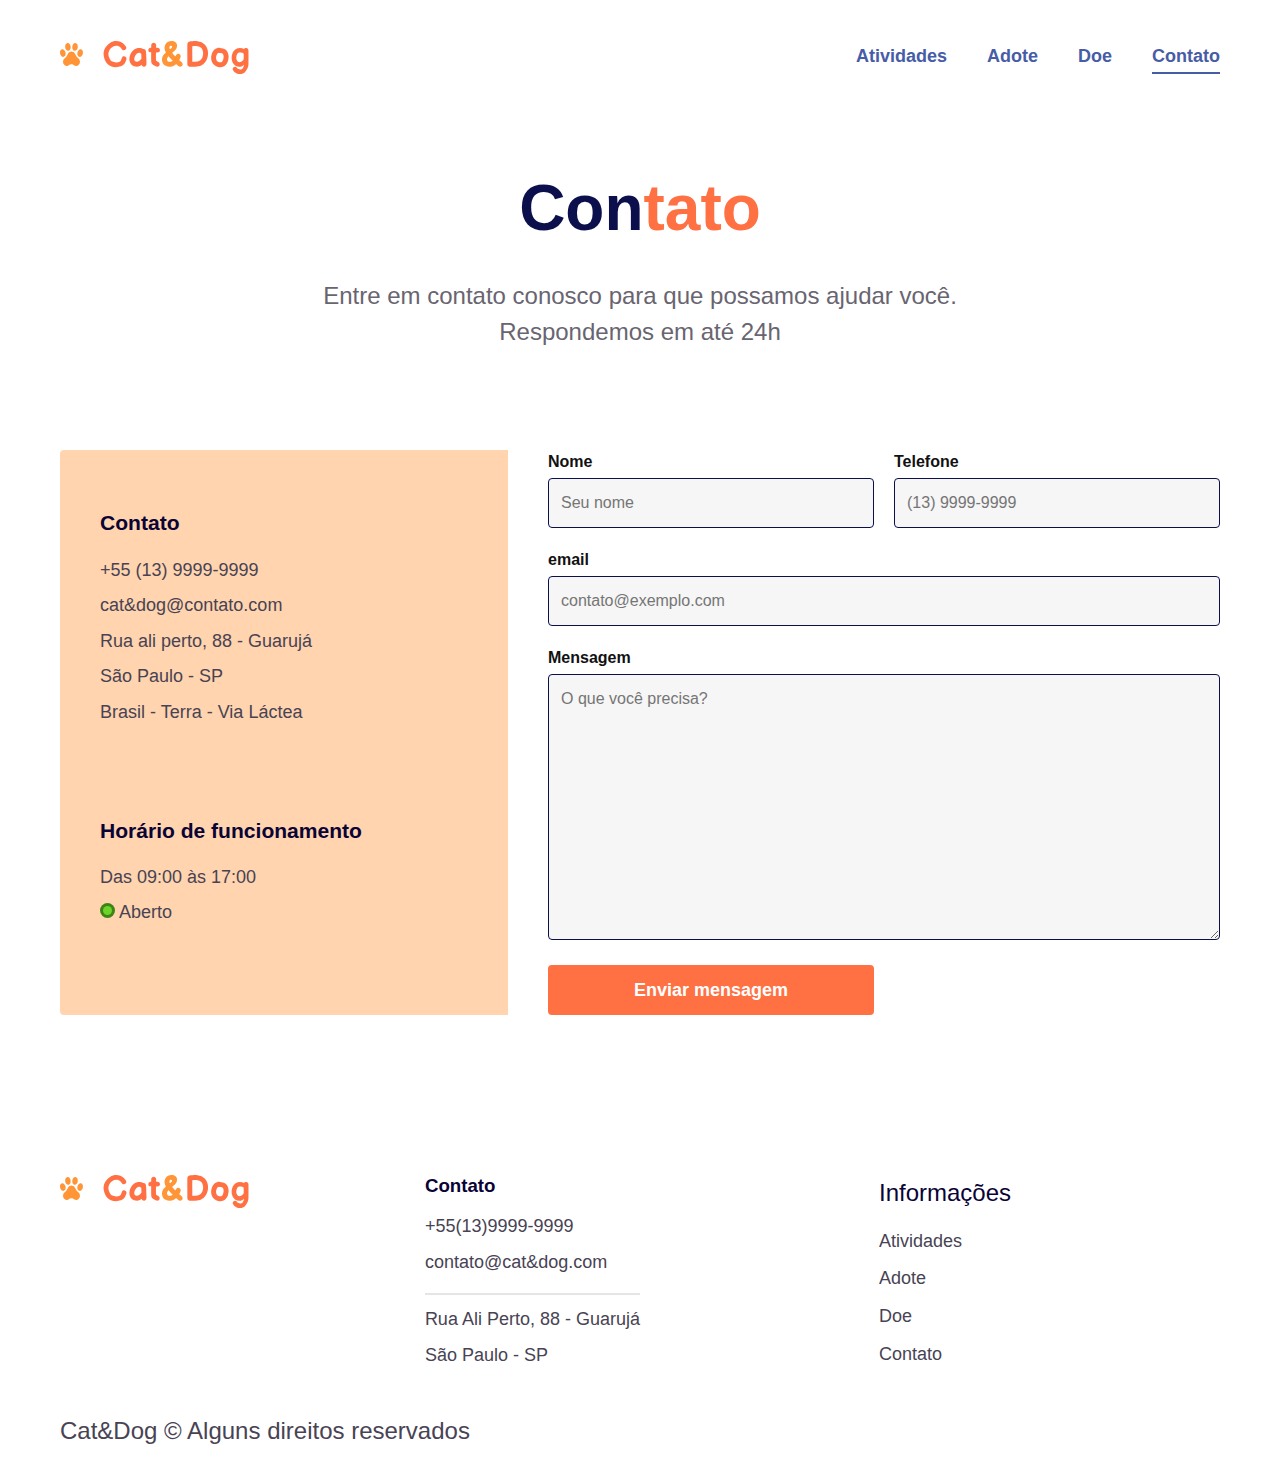
<file: contato.html>
<!DOCTYPE html>
<html lang="en">

<head>
    <meta charset="UTF-8">
    <meta http-equiv="X-UA-Compatible" content="IE=edge">
    <meta name="viewport" content="width=device-width, initial-scale=1.0">
    <link rel="shortcut icon" href="./icon.svg" type="image/x-icon">
    <link rel="stylesheet" href="./css/style.min.css">
    <title>Cat& Dog | Contato</title>
</head>

<body id="paginaInicial">

    <header class="header container js-scroll ">
        <a href="./index.html"><img src="./cat-dog.svg" alt="Cat&Dog"></a>

        <nav id="nav">

            <button id="btn-mobile" aria-label="Abrir Menu" aria-haspopup="true" aria-controls="menu" aria-expanded="false">
                <span id="hamburger"></span>
            </button>

            <ul id="header-menu" role="menu" class="font-1-xs-mb cor-1" aria-label="Menu primáro">
                <li><a href="./atividades.html">Atividades</a></li>
                <li><a href="./adocao.html">Adote</a></li>
                <li><a href="./doacao.html">Doe</a></li>
                <li><a href="./contato.html">Contato</a></li>
            </ul>
        </nav>
    </header>


    <main class="contato-cont container">
        <div class="contato-conteudo-form">
            <h1 class="font-1-xxl cor-2">Con<span class="cor-8">tato</span></h1>
            <p class="font-1-xl cor-4">Entre em contato conosco para que possamos ajudar você. Respondemos em até 24h
            </P>
        </div>

        <div class="contato-form ">
            <div class="infos-contato ">
                <ul class="info font-1-xs cor-5">
                    <h3 class="cor-3">Contato</h3>
                    <li>
                        +55 (13) 9999-9999
                    </li>
                    <li>
                        cat&dog@contato.com
                    </li>
                    <li>
                        Rua ali perto, 88 - Guarujá
                    </li>
                    <li>
                        São Paulo - SP
                    </li>
                    <li>
                        Brasil - Terra - Via Láctea
                </ul>

                <ul class="info-horario font-1-xs cor-5">
                    </li>
                    <h3 class="cor-3">Horário de funcionamento</h3>
                    <li>Das 09:00 às 17:00</li>
                    <li><img src="./img/atividades/icons/dec-aberto.svg" alt=""> Aberto</li>
                </ul>
            </div>

            <div class="contato ">
                <form class="form " action="./contato.html">

                    <div>
                        <label for="nome">Nome</label>
                        <input type="text" id="nome" name="nome" placeholder="Seu nome">
                    </div>

                    <div>
                        <label for="telefone">Telefone</label>
                        <input type="tel" id="telefone" name="telefone" placeholder="(13) 9999-9999">
                    </div>

                    <div class="col-2">
                        <label for="email">email</label>
                        <input type="email" id="email" name="email" placeholder="contato@exemplo.com">
                    </div>

                    <div class="col-2">
                        <label for="mensagem">Mensagem</label>
                        <textarea name="mensagem" id="" cols="30" rows="10" placeholder="O que você precisa? "></textarea>
                    </div>

                    <!-- Button quando se tratar de formulário -->
                    <button class="botao ">Enviar mensagem</button>

                </form>
            </div>
        </div>
    </main>





    <footer class="footer-bg ">

        <div class="footer container js-scroll ">
            <div>
                <a href="./index.html">
                    <img src="./cat-dog.svg" width="189" height="33" alt="Cat&Dog">
                </a>
            </div>

            <div class="footer-contato">
                <h3 class="cor-3">Contato</h3>
                <ul class="font-1-xs cor-5 ">
                    <li><a href="tel:+55(13)9999-9999">+55(13)9999-9999</a></li>
                    <li><a href="mailto:contato@cat&dog.com">contato@cat&dog.com</a></li>
                    <li>Rua Ali Perto, 88 - Guarujá</li>
                    <li>São Paulo - SP</li>
                </ul>
            </div>


            <div class="footer-menu">
                <h3 class="font-1-xl-b cor-3">Informações</h3>
                <ul class="font-1-xs cor-5 ">
                    <li><a href="./atividades.html">Atividades</a></li>
                    <li><a href="./adocao.html">Adote</a></li>
                    <li><a href="./doacao.html">Doe</a></li>
                    <li><a href="./doacao.html">Contato</a></li>
                </ul>
            </div>

        </div>

        <p class="p-copy font-1-xl cor-5 container  ">Cat&Dog &copy; Alguns direitos reservados</p>
    </footer>

    <script src="./js/script.js"></script>

</body>

</html>
</file>
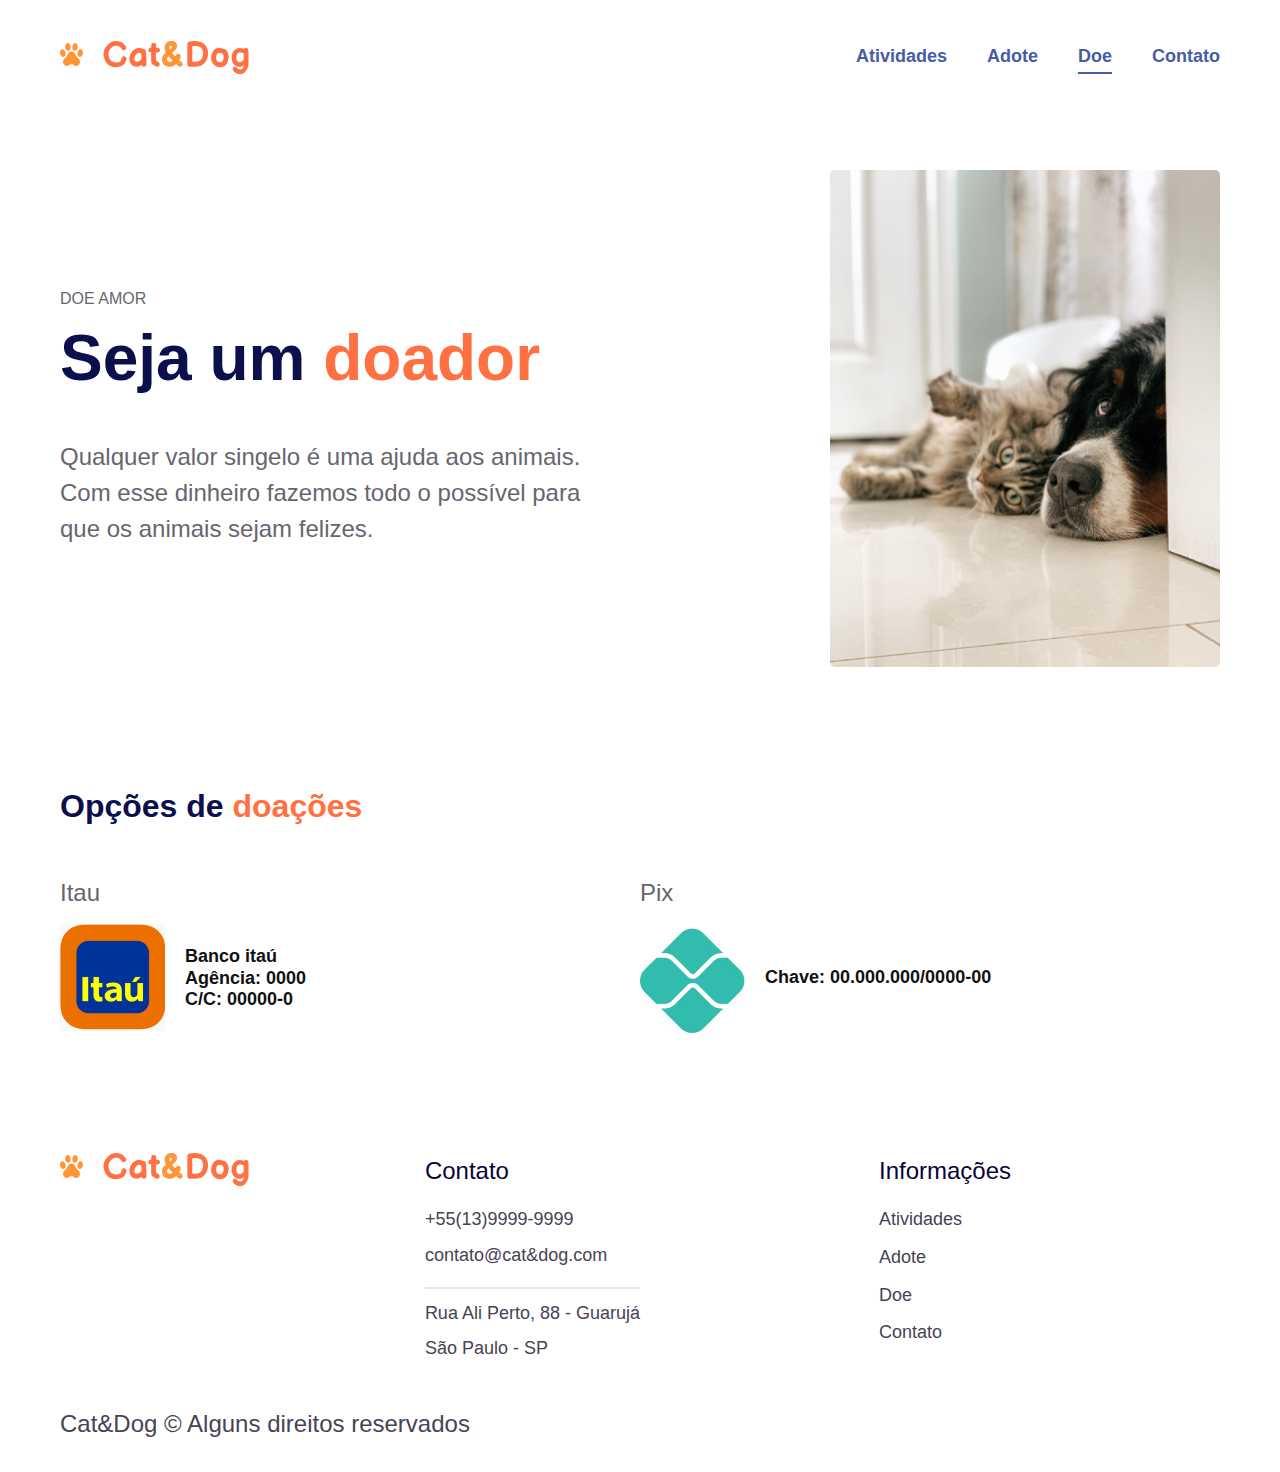
<file: doacao.html>
<!DOCTYPE html>
<html lang="en">

<head>
    <meta charset="UTF-8">
    <meta http-equiv="X-UA-Compatible" content="IE=edge">
    <meta name="viewport" content="width=device-width, initial-scale=1.0">
    <link rel="shortcut icon" href="./icon.svg" type="image/x-icon">
    <link rel="stylesheet" href="./css/style.min.css">
    <title>Cat& Dog | Doação </title>

</head>

<body id="paginaInicial">

    <header class="header container js-scroll ">
        <a href="./index.html"><img src="./cat-dog.svg" alt="Cat&Dog"></a>

        <nav id="nav">

            <button id="btn-mobile" aria-label="Abrir Menu" aria-haspopup="true" aria-controls="menu" aria-expanded="false">
                <span id="hamburger"></span>
            </button>

            <ul id="header-menu" role="menu" class="font-1-xs-mb cor-1" aria-label="Menu primáro">
                <li><a href="./atividades.html">Atividades</a></li>
                <li><a href="./adocao.html">Adote</a></li>
                <li><a href="./doacao.html">Doe</a></li>
                <li><a href="./contato.html">Contato</a></li>
            </ul>
        </nav>
    </header>


    <main class="intro-doacao container">
        <div class="adocao-conteudo">
            <span class="font-3-rm cor-4">Doe amor</span>
            <h1 class="font-1-xxl cor-2">Seja um <span class="cor-8">doador</span></h1>
            <p class="font-1-xl cor-4">Qualquer valor singelo é uma ajuda aos animais. Com esse dinheiro fazemos todo o possível para que os animais sejam felizes. </p>
        </div>

        <div>
            <img src="./img/doacao/cat-dog-doacao.jpg" alt="">
        </div>
    </main>


    <section class="opcoes-doacao container">
        <h2 class="font-2-xxl cor-2">Opções de <span class="cor-8">doações</span></h2>

        <div class="lista-doacoes">

            <ul>
                <li>
                    <h3 class="font-1-xl-b2 cor-4">Itau</h3>
                    <img src="./img/doacao/itau.jpg" alt="">
                    <span class="font-2-x2r-m">
                        Banco itaú <br>
                        Agência: 0000 <br>
                        C/C: 00000-0
                    </span>
                </li>

                <li>
                    <h3 class="font-1-xl-b2 cor-4">Pix</h3>
                    <img src="./img/doacao/pix.jpg" alt="">
                    <span class="font-2-x2r-m">
                        Chave: 00.000.000/0000-00
                    </span>
                </li>
            </ul>

        </div>
    </section>

    <footer class="footer-bg ">

        <div class="footer container js-scroll ">
            <div>
                <a href="./index.html">
                    <img src="./cat-dog.svg" alt="Cat&Dog">
                </a>
            </div>

            <div class="footer-contato">
                <h3 class="font-1-xl-b cor-3">Contato</h3>
                <ul class="font-1-xs cor-5 ">
                    <li><a href="tel:+55(13)9999-9999">+55(13)9999-9999</a></li>
                    <li><a href="mailto:contato@cat&dog.com">contato@cat&dog.com</a></li>
                    <li>Rua Ali Perto, 88 - Guarujá</li>
                    <li>São Paulo - SP</li>
                </ul>
            </div>


            <div class="footer-menu">
                <h3 class="font-1-xl-b cor-3">Informações</h3>
                <ul class="font-1-xs cor-5 ">
                    <li><a href="./atividades.html">Atividades</a></li>
                    <li><a href="./adocao.html">Adote</a></li>
                    <li><a href="./doacao.html">Doe</a></li>
                    <li><a href="./contato.html">Contato</a></li>

                </ul>
            </div>

        </div>

        <p class="p-copy font-1-xl cor-5 container  ">Cat&Dog &copy; Alguns direitos reservados</p>
    </footer>


    <script src="./js/script.js"></script>

</body>

</html>
</file>
<file: css/style.min.css>
/*! normalize.css v8.0.1 | MIT License | github.com/necolas/normalize.css */html{line-height:1.15;-webkit-text-size-adjust:100%}body{margin:0}main{display:block}h1{font-size:2em;margin:.67em 0}hr{box-sizing:content-box;height:0;overflow:visible}pre{font-family:monospace,monospace;font-size:1em}a{background-color:transparent}abbr[title]{border-bottom:none;text-decoration:underline;text-decoration:underline dotted}b,strong{font-weight:bolder}code,kbd,samp{font-family:monospace,monospace;font-size:1em}small{font-size:80%}sub,sup{font-size:75%;line-height:0;position:relative;vertical-align:baseline}sub{bottom:-.25em}sup{top:-.5em}img{border-style:none}button,input,optgroup,select,textarea{font-family:inherit;font-size:100%;line-height:1.15;margin:0}button,input{overflow:visible}button,select{text-transform:none}[type=button],[type=reset],[type=submit],button{-webkit-appearance:button}[type=button]::-moz-focus-inner,[type=reset]::-moz-focus-inner,[type=submit]::-moz-focus-inner,button::-moz-focus-inner{border-style:none;padding:0}[type=button]:-moz-focusring,[type=reset]:-moz-focusring,[type=submit]:-moz-focusring,button:-moz-focusring{outline:1px dotted ButtonText}fieldset{padding:.35em .75em .625em}legend{box-sizing:border-box;color:inherit;display:table;max-width:100%;padding:0;white-space:normal}progress{vertical-align:baseline}textarea{overflow:auto}[type=checkbox],[type=radio]{box-sizing:border-box;padding:0}[type=number]::-webkit-inner-spin-button,[type=number]::-webkit-outer-spin-button{height:auto}[type=search]{-webkit-appearance:textfield;outline-offset:-2px}[type=search]::-webkit-search-decoration{-webkit-appearance:none}::-webkit-file-upload-button{-webkit-appearance:button;font:inherit}details{display:block}summary{display:list-item}template{display:none}[hidden]{display:none}body{font-family:Arial,Helvetica,sans-serif;color:#111}blockquote,body,dd,h1,h2,h3,h4,p,ul{margin:0}ul{list-style-type:none;padding:0}a{text-decoration:none;color:inherit}img{max-width:100%}.header{padding-top:30px;display:flex;flex-wrap:wrap;justify-content:space-between;align-items:center}#header-menu{display:flex;flex-wrap:wrap;gap:40px}#header-menu li a{padding:16px 0;display:inline-block;position:relative}#header-menu a::after{content:"";display:block;margin-top:4px;width:0;height:2px;background-color:var(--cor-1);transition:.3s}#header-menu a:hover::after{width:100%;position:absolute}#header-menu a.ativo::after,#header-menu li a:hover::after{width:100%;position:absolute}#btn-mobile{display:none}@media (max-width:800px){.header{gap:20px}#header-menu{gap:16px}#header-menu li a:after{display:none}#header-menu li a{padding:8px 16px;border-radius:4px;background-color:#d6d8e0}#header-menu li a:hover{background:linear-gradient(#d6d8e0,#d0d1d4)}}@media (max-width:750px){#header-menu li a{background:0 0}#header-menu{display:block;position:absolute;width:100%;top:110px;left:0;height:0;transition:.6s;background-color:#fff;z-index:1000;visibility:hidden;overflow-y:hidden}#nav.active #header-menu{display:block;height:calc(100vh - 70px);visibility:visible;overflow-y:auto}#header-menu a{padding:1rem 0;margin:0 1rem;border-bottom:2px solid rgba(0,0,0,.02);margin-bottom:16px}#header-menu a:hover{background-color:rgba(0,0,0,.02)}#btn-mobile{display:flex;padding:.5rem 1rem;font-size:1rem;border:none;background:0 0;cursor:pointer}#hamburger{display:block;border-top:2px solid var(--cor-8);gap:.5rem;width:20px}#hamburger::after,#hamburger::before{content:" ";display:block;width:20px;height:2px;margin-top:5px;background-color:var(--cor-8);transition:.3s;position:relative}#nav.active #hamburger{border-top-color:transparent}#nav.active #hamburger::before{transform:rotate(135deg)}#nav.active #hamburger::after{transform:rotate(-135deg);top:-7px}}.footer-bg{padding-top:80px;padding-bottom:30px}.footer{display:grid;grid-template-columns:3fr 4fr 7fr;gap:0 30px}.footer-contato{justify-self:end}.footer-contato h3{margin-bottom:20px}.footer-contato ul li{margin-bottom:14px}.footer-contato ul li a:hover{color:var(--cor-8)}.footer-contato ul li:nth-child(2)::after{content:"";display:block;width:100%;height:2px;margin-top:20px;background-color:rgba(0,0,0,.1)}.footer-menu{justify-self:center}.footer-menu h3{margin-bottom:20px}.footer-menu ul li{margin-bottom:16px}.footer-menu ul li a:hover{color:var(--cor-8)}.p-copy{margin-top:32px}@media (max-width:800px){.footer-bg{padding-top:60px}.footer{grid-template-columns:1fr 1fr;gap:20px}.footer div:first-child{display:none}.footer-contato{justify-self:start}.footer-menu{justify-self:start}}@media (max-width:500px){.footer-bg{padding-top:40px}.footer{grid-template-columns:1fr;gap:30px 0}}.animais-intro{padding-top:60px;padding-bottom:160px;display:grid;justify-items:start;gap:0 60px;grid-template-columns:1fr auto}.animais-intro-conteudo{align-self:center}.animais-intro-conteudo h1{margin-bottom:32px}.animais-intro-conteudo p{margin-bottom:20px}.animais-intro-imagem img{width:100%;height:100%;object-fit:cover}@media (max-width:800px){.animais-intro-conteudo h1{margin-bottom:16px}.animais-intro{padding-bottom:60px;grid-template-columns:1fr;gap:40px 0}}.atividades-home{display:grid;grid-template-columns:1fr 1fr;background-color:var(--cor-6);overflow:hidden}.atividades-home-conteudo{align-self:center;padding:20px 20px 40px 80px}.atividades-home-conteudo h2{margin-bottom:32px;max-width:14ch}.atividades-home-conteudo p{max-width:43ch;margin-bottom:24px}.atividades-home img{width:100%;height:100%;object-fit:cover}@media (max-width:1000px){.atividades-home-conteudo{padding:60px 20px 40px 20px}}@media (max-width:600px){.atividades-home{grid-template-columns:1fr}.atividades-home-conteudo h2,.atividades-home-conteudo p{max-width:max-content}.atividades-home-conteudo{padding-top:40px}}.lista-animais-home{padding-top:80px;padding-bottom:120px;display:grid;gap:40px;justify-content:center}.lista-animais-home div{text-align:center}.lista-animais-home div h2{margin-bottom:32px}.lista ul{display:grid;grid-template-columns:repeat(4,1fr);gap:0 40px}.lista ul h3{display:grid}@media (max-width:1000px){.lista ul{grid-template-columns:1fr 1fr;gap:40px 40px}}@media (max-width:800px){.lista-animais-home{padding-top:40px;padding-bottom:80px}.lista-animais-home div h2{margin-bottom:16px}.lista ul{gap:40px 20px}}@media (max-width:500px){.lista ul{grid-template-columns:1fr}}.doacao-home{display:grid;grid-template-columns:1fr 1fr;background-color:var(--cor-6);overflow:hidden}.doacao-home-conteudo{align-self:center;padding:20px 20px 40px 80px}.doacao-home-conteudo h2{margin-bottom:32px;max-width:10ch}.doacao-home-conteudo p{max-width:35ch;margin-bottom:24px}.doacao-home img{width:100%;height:100%;object-fit:cover}@media (max-width:1000px){.doacao-home-conteudo{padding:60px 20px 40px 20px}}@media (max-width:600px){.doacao-home{grid-template-columns:1fr}.doacao-home-conteudo h2,.doacao-home-conteudo p{max-width:max-content}.doacao-home-conteudo{padding-top:40px}}.parceiros-home{padding-top:80px;padding-bottom:80px;display:grid;justify-content:center;text-align:center}.parceiros-home h2{margin-bottom:32px}.lista-parceiros ul{padding-top:30px;display:grid;grid-template-columns:repeat(3,1fr)}.lista-parceiros li{padding:32px;border-left:2px solid #ded8d8;display:flex;justify-content:center}.lista-parceiros li:first-child,.lista-parceiros li:nth-child(4){border-left:none}.lista-parceiros li:nth-child(n+4){border-top:2px solid #ded8d8}@media (max-width:800px){.parceiros-home{padding-top:50px}.parceiros-home h2{margin-bottom:16px}.lista-parceiros ul{padding-top:20px;grid-template-columns:1fr 1fr}.lista-parceiros li:nth-child(n+3){border-top:2px solid #ded8d8}.lista-parceiros li{border-left:none}.parceiros-home li:nth-child(odd){border-right:1px solid #ded8d8}}.depoimento-home{display:grid;grid-template-columns:1fr 1fr;background-color:var(--cor-6);overflow:hidden}.depoimento-home img{border-radius:0;width:100%;height:100%;object-fit:cover}.depoimento-home-conteudo{align-self:end;padding:60px 40px 80px 80px}.depoimento-home-conteudo p{margin-bottom:32px;max-width:32ch;position:relative}.depoimento-home-conteudo p::after,.depoimento-home-conteudo p::before{font-size:5rem;position:absolute}.depoimento-home-conteudo p::before{content:"“";left:-50px;top:-20px}.depoimento-home-conteudo p::after{content:" ”"}.depoimento-home-conteudo h3{margin-bottom:16px}.depoimento-home-conteudo h3~span{display:flex;gap:10px;align-items:center}.depoimento-home-conteudo h3~span::before{content:"";display:inline-block;width:17px;height:18px;background:url(../../img/home/dec.svg)}@media (max-width:1000px){.depoimento-home-conteudo{padding:60px 20px 120px 80px}}@media (max-width:800px){.depoimento-home{grid-template-columns:1fr;text-align:center}.depoimento-home img{height:200px}.depoimento-home-conteudo{justify-self:center;padding:40px 20px}.depoimento-home-conteudo p::after,.depoimento-home-conteudo p::before{font-size:3.5rem}.depoimento-home-conteudo p::before{content:"“";left:-10px;top:-10px}.depoimento-home-conteudo h3~span{justify-content:center}}:root{--cor-1:#475ca6;--cor-2:#0b0f4c;--cor-3:#0a0335;--cor-4:#686570;--cor-5:#484354;--cor-6:#ffd4ae;--cor-7:#e98b6e;--cor-8:#ff7143;--cor-9:#4a4a4a}.cor-1{color:var(--cor-1)}.cor-2{color:var(--cor-2)}.cor-3{color:var(--cor-3)}.cor-4{color:var(--cor-4)}.cor-5{color:var(--cor-5)}.cor-6{background-color:var(--cor-6)}.cor-7{color:var(--cor-7)}.cor-8{color:var(--cor-8)}.cor-9{color:var(--cor-9)}.font-1-xxl{font:600 4rem/1.2 Poppins,sans-serif}.font-1xxlC{font:900 4rem/1.2 Merriwheater,serif;font-style:italic}.font-2-xxl{font:600 2rem/1.2 Poppins,sans-serif}.font-1-xl,.font-1-xl-b,.font-1-xl-b2{font:400 1.5rem/1.5 Roboto,sans-serif}.font-1-xl-b,.font-1-xl-b2{font-family:Poppins,sans-serif;font-weight:500}.font-1-xl-p,.font-1-xl-p-m{font:400 1.5rem/1.5 Poppins,sans-serif}.font-1-xl-p-m{font-weight:600}.font-2-x2m{font:500 1.25rem/1.2 Poppins,sans-serif}.font-2-x2r,.font-2-x2r-m{font:400 1.125rem/1.2 Poppins,sans-serif}.font-2-x2r-m{font-weight:600}.font-3-rm,.font-3-u-p,.font-3-xs{font:500 1rem/1.3 Roboto,sans-serif;text-transform:uppercase}.font-3-xs{font-weight:400;text-transform:none}.font-3-u{text-transform:none;color:var(--cor-7)}.font-1-xs,.font-1-xs-mb{font:400 1.125rem/1.2 Roboto,sans-serif}.font-1-xs-mb{font-weight:600}.font-1-xs-p{font:600 1.125rem/1 Poppins,sans-serif}.font-2-x,.font-2-x-mb{font:400 1rem/1.5 Roboto,sans-serif}.font-2-x-mb{font-weight:500}@media (max-width:1200px){.font-1-xxl,.font-1xxlC{font-size:3rem}}@media (max-width:800px){.font-2-xxl{font-size:1.5rem}.font-1-xl{font-size:1.125rem}.font-1-xs,.font-1-xs-mb{font-size:1rem}.font-1-xl-p-m{font-size:1.2rem}}@media (max-width:750px){.font-1-xxl,.font-1xxlC{font-size:2rem}}@media (max-width:500px){.font-1-xl,.font-1-xl-b,.font-1-xl-b2{font-size:1.25rem}.font-2-x2r-m{font-size:1rem}}.container{box-sizing:border-box;max-width:1200px;padding-left:20px;padding-right:20px;margin-right:auto;margin-left:auto}.botao{display:inline-block;padding:16px 32px;background-color:var(--cor-8);color:#fff;font:600 1.125rem/1 Roboto,sans-serif;border-radius:4px}.botao:active{background-color:rgba(0,0,0,.4)}.botao-link{display:inline-block;font:600 1.5rem/1.2 Roboto,sans-serif;color:var(--cor-3);text-transform:uppercase}.botao-link::after{content:"";display:block;width:100%;height:4px;margin-top:4px;background-color:var(--cor-3)}.botao-link:hover{color:var(--cor-8)}.botao-link:hover:after{background-color:var(--cor-8)}#btn-mobile{display:none}@media (max-width:750px){#header-menu ul{display:block;position:absolute;width:100%;top:110px;left:0;height:0;transition:.6s;background-color:#fff;z-index:1000;visibility:hidden;overflow-y:hidden}#nav.active #header-menu ul{display:block;height:calc(100vh - 70px);visibility:visible;overflow-y:auto}#header-menu ul a{padding:1rem 0;margin:0 1rem;border-bottom:2px solid rgba(0,0,0,.05)}#header-menu ul li a:hover{background-color:rgba(0,0,0,.03)}#btn-mobile{display:flex;padding:.5rem 1rem;font-size:1rem;border:none;background:0 0;cursor:pointer}#hamburger{display:block;border-top:2px solid var(--cor-1);gap:.5rem;width:20px}#hamburger::after,#hamburger::before{content:" ";display:block;width:20px;height:2px;margin-top:5px;background-color:var(--cor-1);transition:.3s;position:relative}#nav.active #hamburger{border-top-color:transparent}#nav.active #hamburger::before{transform:rotate(135deg)}#nav.active #hamburger::after{transform:rotate(-135deg);top:-7px}}.form{display:grid;grid-template-columns:repeat(2,1fr);gap:20px}.form .col-2{grid-column:span 2}.form label{display:grid;font:600 1rem/1.5 poppins,sans-serif;margin-bottom:4px}.form input[type=tel],.form input[type=text]{justify-self:end}.form input[type=email],.form input[type=tel],.form input[type=text],.form textarea{font:400 1rem/1.5 Roboto,sans-serif;background-color:#f6f6f6;border:1px solid var(--cor-2);border-radius:4px;padding:12px;width:100%;box-sizing:border-box}.form input[type=email]:focus,.form input[type=tel]:focus,.form input[type=text]:focus,.form textarea:focus{outline:0;border-color:var(--cor-8);background-color:var(--cor-0)}@media (max-width:600px){.form{grid-template-columns:1fr}.form .col-2{grid-column:1}}.adocao{padding-top:80px;padding-bottom:80px;display:grid;grid-template-columns:1fr 1fr;gap:0 20px}.adocao-conteudo{align-self:center}.adocao-conteudo h1{margin-bottom:32px}.adocao-conteudo span:first-child{display:inline-block;margin-bottom:10px}.adocao-texto{max-height:200px;overflow-y:scroll}.adocao-conteudo div{margin-bottom:24px}.adocao-texto li{margin-bottom:16px}.adocao-texto::-webkit-scrollbar-thumb{border-left:4px solid #fff;border-right:4px solid #fff;background-color:var(--cor-8)}.adocao-texto::-webkit-scrollbar{width:15px}.detalhe-preco{max-width:140px;display:flex;align-items:center;justify-content:space-evenly;padding:6px 12px;border-radius:4px;background-color:var(--cor-6)}.adocao div:last-child{justify-self:end}.adocao div:last-child img{border-radius:4px;justify-self:end;object-fit:cover;width:100%;height:100%}@media (max-width:800px){.adocao{grid-template-columns:1fr;gap:50px}.adocao-conteudo h1{margin-bottom:16px}.detalhe-preco{max-width:120px;padding:6px 12px}.adocao div:last-child{justify-self:start}.adocao-texto::-webkit-scrollbar-thumb{border:none}.adocao-texto::-webkit-scrollbar{width:8px}}@media (max-width:750px){.adocao{grid-template-columns:1fr}}.passos-bg{padding-top:60px;padding-bottom:80px;background-color:var(--cor-6)}.passos{text-align:center}.passos h2{padding-bottom:60px}.lista-passos{display:flex;gap:0 60px;align-items:center}.lista-passos img{margin-bottom:10px}.lista-passos h3{margin-bottom:16px}.lista-passos li:last-child{margin-top:10px;align-self:center}@media (max-width:800px){.lista-passos{flex-direction:column;gap:50px 0}}.perguntas-freq{padding-top:120px;padding-bottom:60px}.perguntas-freq h2{margin-bottom:60px}.perguntas-conteudo div{margin-top:20px}.perguntas-conteudo dl>div:nth-child(odd){background-color:#f6f6f6}.perguntas-conteudo dl>div{padding:20px;border-radius:4px}.perguntas-conteudo dt{display:grid;grid-template-columns:auto 1fr auto;align-items:center;gap:8px;cursor:pointer;margin-bottom:20px;text-align:left}.perguntas-conteudo dt::before{content:"";display:inline-block;width:5px;height:13px;background-color:var(--cor-8)}.perguntas-conteudo dd{max-width:114ch;padding:0 0 0 10px}@media (max-width:800px){.perguntas-freq{padding-top:80px;padding-bottom:40px}.font-3-rm{text-transform:lowercase}}.js-accordion dd{display:none}.js-accordion dd.ativo{display:block;animation:slideDown .5s forwards}.js-accordion dt::after{content:"";display:inline-block;width:20px;height:12px;background:url("../../img/adocao/icones/seta-c.svg");transition:.3s}.js-accordion dt.ativo::after{transform:rotate(180deg)}@keyframes slideDown{from{opacity:0;max-height:0}to{opacity:1;max-height:400px}}.formulario{display:grid;grid-template-columns:1fr 1fr}.formulario-texto{margin-bottom:40px}.formulario-conteudo div:first-child h2{margin-bottom:32px}button{border:none;cursor:pointer}@media (max-width:800px){.formulario{grid-template-columns:1fr}.comentario-adocao{display:none}.formulario-texto{margin-bottom:30px}.formulario-conteudo div:first-child h2{margin-bottom:16px}}.comentario-adocao{width:300px;align-self:center;justify-self:end}.comentario-adocao blockquote div{text-align:center}.comentario-adocao blockquote div img{margin-bottom:12px}.comentario-adocao blockquote p{margin-top:16px;object-fit:cover;text-align:center;padding:0 20px}.atividades{padding-top:80px;padding-bottom:80px;display:grid;grid-template-columns:1fr 1fr;justify-self:start}.atividades-conteudo-intro{align-self:center}.atividades-conteudo-intro span{margin-bottom:10px}.atividades-conteudo-intro h1{margin-bottom:32px}.atividades div:last-child{justify-self:end}.atividades div:last-child img{object-fit:cover;border-radius:4px;width:100%}@media (max-width:800px){.atividades{grid-template-columns:1fr}.atividades-conteudo-intro h1{margin-bottom:16px}.atividades div:last-child{display:none}}.atividades-bg{background-color:var(--cor-6);padding-top:60px;padding-bottom:60px}.atividades-cont{display:grid;justify-content:center;gap:30px}.atividades-conteudo{margin-bottom:50px;text-align:center}.atividades-conteudo h2{margin-bottom:32px}.atividade-lista{padding-top:20px;display:grid;grid-template-columns:1fr 1fr 1fr;text-align:center;align-items:center;gap:0 20px}.atividade-lista img{margin-bottom:10px}.atividade-lista h3{margin-bottom:16px}@media (max-width:800px){.atividade-lista{grid-template-columns:1fr;gap:60px 0}.atividades-conteudo{margin-bottom:40px}}.info{padding-top:80px;padding-bottom:80px}.lista-info{padding-top:60px}.lista-info ul{display:flex;flex-wrap:wrap;align-items:center;gap:40px}.lista-info ul li h3{margin-bottom:24px}.lista-info ul li h3::after{content:"";display:block;width:20px;height:5px;margin-top:4px;background-color:var(--cor-8)}.lista-info ul li p{margin-bottom:12px}.lista-info ul li:nth-child(even) p{display:flex;gap:0 10px}.horario{display:flex;align-items:center}.dec::before{content:"";display:inline-block;width:15px;height:15px;background:#6bd32a;box-shadow:inset 0 0 0 3px #3e8413;border-radius:100%;margin-right:5px}@media (max-width:800px){.info{padding-top:50px;padding-bottom:40px}.lista-info{padding-top:40px}.lista-info ul{gap:30px 30px}}.intro-doacao{padding-top:80px;padding-bottom:80px;display:grid;grid-template-columns:1fr 1fr;gap:0 30px;justify-items:start}.adocao-conteudo span{margin-bottom:10px}.adocao-conteudo h1{margin-bottom:32px}.intro-doacao div:last-child{justify-self:end}.intro-doacao div:last-child img{border-radius:4px;object-fit:cover;width:100%;height:100%}.opcoes-doacao{padding-top:40px;padding-bottom:40px;display:grid;gap:50px 0}.lista-doacoes ul{display:grid;grid-template-columns:1fr 1fr}.lista-doacoes li{display:grid;grid-template-columns:auto 1fr;gap:10px 20px}.lista-doacoes li img{grid-column:1}.lista-doacoes li span{align-self:center}@media (max-width:800px){.opcoes-doacao{padding-top:20px}.lista-doacoes ul{grid-template-columns:1fr;gap:40px 0}}@media (max-width:750px){.intro-doacao{grid-template-columns:1fr;padding-bottom:40px}.intro-doacao div:last-child{display:none}}@media (max-width:500px){.lista-doacoes li{grid-template-columns:1fr}}.contato-cont{padding-top:80px;padding-bottom:80px;display:grid;justify-content:center;gap:40px 0}.contato-conteudo-form{text-align:center}.contato-cont h1{margin-bottom:32px}.contato-conteudo-form p{padding:0 200px}.contato-form{padding-top:60px;display:grid;grid-template-columns:2fr 3fr;gap:0 40px}.infos-contato{background-color:var(--cor-6);border-radius:4px 0 0 4px}.info{padding-top:60px;padding-left:40px}.info h3{margin-bottom:24px}.info li{margin-bottom:14px}.info h3:last-child{background-color:#663399}.info-horario{padding-left:40px;margin-bottom:60px}.info-horario h3{margin-bottom:24px}.info-horario li{margin-bottom:14px}@media (max-width:950px){.contato-cont h1{margin-bottom:16px}.contato-form{grid-template-columns:1fr 2fr}.info{padding-left:20px}.info-horario{padding-left:20px}.contato-form{padding-top:40px}}@media (max-width:800px){.contato-cont{gap:20px 0}.contato-conteudo-form p{padding:0}.contato-form{grid-template-columns:1fr;gap:40px 0}.infos-contato{border-radius:4px;display:grid;gap:0 20px;grid-template-columns:1fr 1fr}.info-horario{align-self:center}.contato-form{grid-template-columns:1fr}}@media (max-width:650px){.infos-contato{grid-template-columns:1fr}}
</file>
